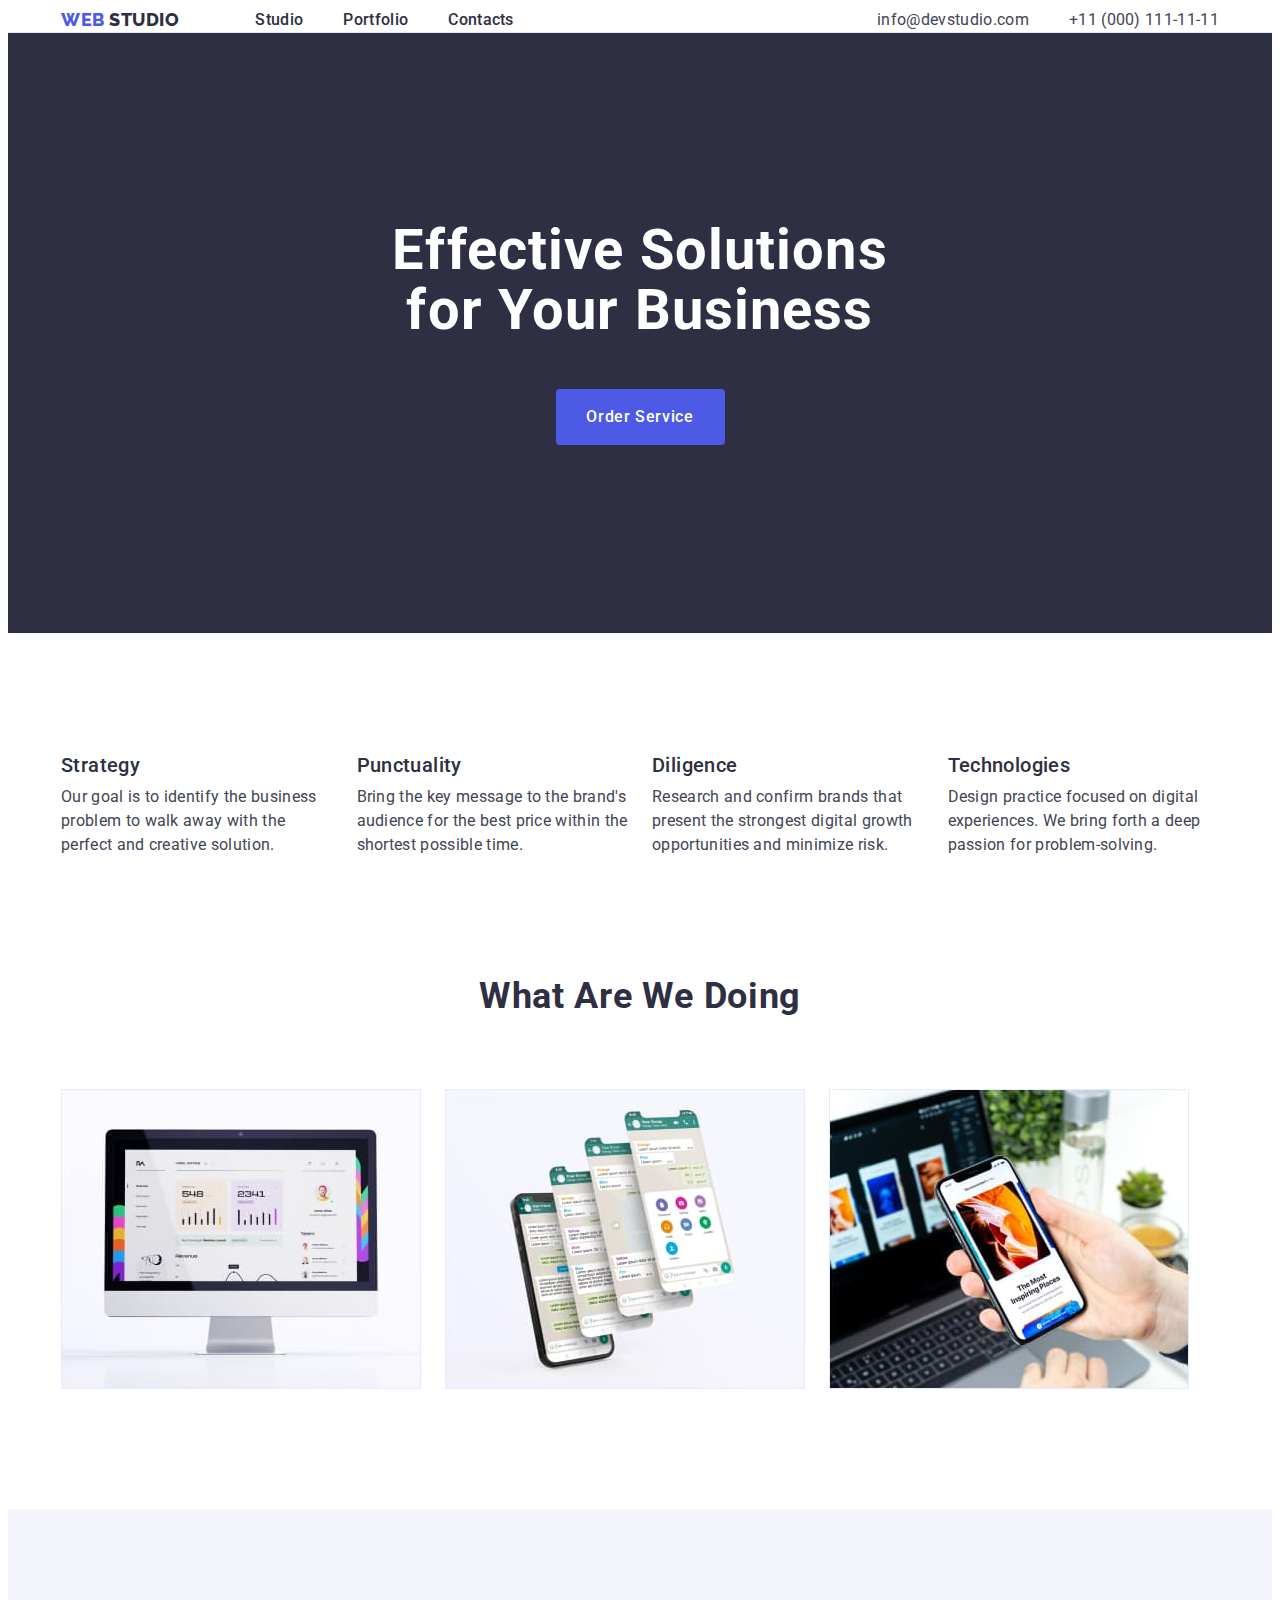
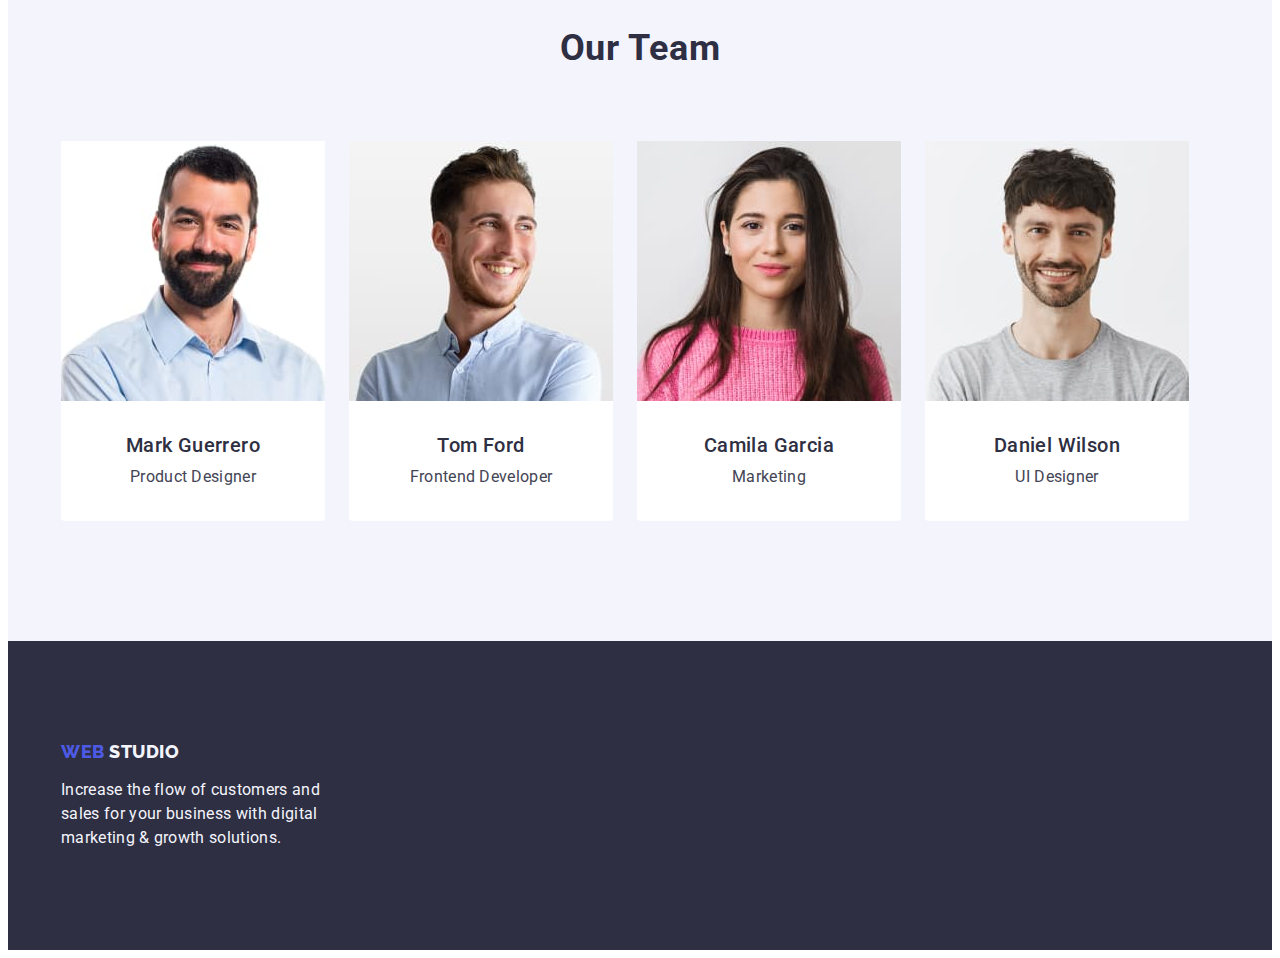
<file: index.html>
<!DOCTYPE html>
<html lang="en">
  <head>
    <meta charset="UTF-8" />
    <meta name="viewport" content="width=device-width, initial-scale=1.0" />
    <link
      rel="stylesheet"
      href="https://cdnjs.cloudflare.com/ajax/libs/modern-normalize/2.0.0/modern-normalize.min.css"
      integrity="sha512-4xo8blKMVCiXpTaLzQSLSw3KFOVPWhm/TRtuPVc4WG6kUgjH6J03IBuG7JZPkcWMxJ5huwaBpOpnwYElP/m6wg=="
      crossorigin="anonymous"
      referrerpolicy="no-referrer"
    />
    <link rel="preconnect" href="https://fonts.googleapis.com" />
    <link rel="preconnect" href="https://fonts.gstatic.com" crossorigin />
    <link
      href="https://fonts.googleapis.com/css2?family=Raleway:wght@800&family=Roboto:wght@400;500;700;900&display=swap"
      rel="stylesheet"
    />

    <title>Studio</title>
    <link rel="stylesheet" href="css/styles.css" />
  </head>

  <body class="body">
    <!-- -------------------------------------header=================== -->
    <header class="header">
      <div class="div-header-menu container">
        <nav class="header-menu">
          <a class="header-logo link" href="./index.html">
            Web <span class="header-studio">Studio</span>
          </a>

          <ul class="header-list list">
            <li class="header-list-menu link">
              <a class="header-menu-item link" href="./index.html">Studio</a>
            </li>
            <li class="header-list-menu link">
              <a class="header-menu-item link" href="./portfolio.html"
                >Portfolio</a
              >
            </li>
            <li class="header-list-menu link">
              <a class="header-menu-item link" href="">Contacts</a>
            </li>
          </ul>
        </nav>
        <address class="header-address">
          <ul class="address list">
            <li class="address-contacts link">
              <a
                class="address-contacts-mail link"
                href="mailto:info@devstudio.com"
                >info@devstudio.com</a
              >
            </li>
            <li class="address-contacts link">
              <a class="address-contacts-mail link" href="tel:+110001111111"
                >+11 (000) 111-11-11</a
              >
            </li>
          </ul>
        </address>
      </div>
    </header>
    <!-- main ---------------------------------------------------------->
    <main class="main-contaner">
      <section class="business">
        <div class="business-contant container">
          <h1 class="business-logo">Effective Solutions for Your Business</h1>
          <button type="button" class="business-button">Order Service</button>
        </div>
      </section>

      <!-- strategy -->
      <section class="strategy">
        <div class="strategy-item container">
          <h2 class="strategy-header visually-hidden">1111111f</h2>
          <ul class="strategy-list list">
            <li class="strategy-page">
              <h3 class="strategy-page-item">Strategy</h3>
              <p class="strategy-page-description">
                Our goal is to identify the business problem to walk away with
                the perfect and creative solution.
              </p>
            </li>
            <li class="strategy-page">
              <h3 class="strategy-page-item">Punctuality</h3>
              <p class="strategy-page-description">
                Bring the key message to the brand's audience for the best price
                within the shortest possible time.
              </p>
            </li>
            <li class="strategy-page">
              <h3 class="strategy-page-item">Diligence</h3>
              <p class="strategy-page-description">
                Research and confirm brands that present the strongest digital
                growth opportunities and minimize risk.
              </p>
            </li>
            <li class="strategy-page">
              <h3 class="strategy-page-item">Technologies</h3>
              <p class="strategy-page-description">
                Design practice focused on digital experiences. We bring forth a
                deep passion for problem-solving.
              </p>
            </li>
          </ul>
        </div>
      </section>

      <!-- doing ------------------------------------------------------------------>
      <section class="doing">
        <div class="what-are-we-doing container">
          <h2 class="doing-possibilities">What are we doing</h2>
          <ul class="doing-list list">
            <li class="doing-images">
              <img src="./images/img1.jpg" width="360" alt="computer" />
            </li>
            <li class="doing-images">
              <img src="./images/img2.jpg" width="360" alt="tel" />
            </li>
            <li class="doing-images">
              <img src="./images/img3.jpg" width="360" alt="hand" />
            </li>
          </ul>
        </div>
      </section>

      <!-- team -------------------------------------------------------->
      <section class="team">
        <div class="our-team container">
          <h2 class="team-team">Our Team</h2>
          <ul class="team-list list">
            <li class="team-images">
              <img src="./images/img4.jpg" width="264" alt="Mark" />
              <div class="box-team-description">
                <h3 class="team-family">Mark Guerrero</h3>
                <p class="team-description">Product Designer</p>
              </div>
            </li>
            <li class="team-images">
              <img src="./images/img5.jpg" width="264" alt="Tom" />
              <div class="box-team-description">
                <h3 class="team-family">Tom Ford</h3>
                <p class="team-description">Frontend Developer</p>
              </div>
            </li>
            <li class="team-images">
              <img src="./images/img6.jpg" width="264" alt="Camila" />
              <div class="box-team-description">
                <h3 class="team-family">Camila Garcia</h3>
                <p class="team-description">Marketing</p>
              </div>
            </li>
            <li class="team-images">
              <img src="./images/img7.jpg" width="264" alt="Daniel" />
              <div class="box-team-description">
                <h3 class="team-family">Daniel Wilson</h3>
                <p class="team-description">UI Designer</p>
              </div>
            </li>
          </ul>
        </div>
      </section>
    </main>
    <!-- --------------------------------------footer---------------------------------- -->
    <footer class="footer">
      <div class="footer-box container">
        <a class="footer-logo link" href="./index.html">
          Web <span class="footer-studio">Studio</span></a
        >
        <p class="footer-text">
          Increase the flow of customers and sales for your business with
          digital marketing & growth solutions.
        </p>
      </div>
    </footer>
  </body>
</html>
</file>
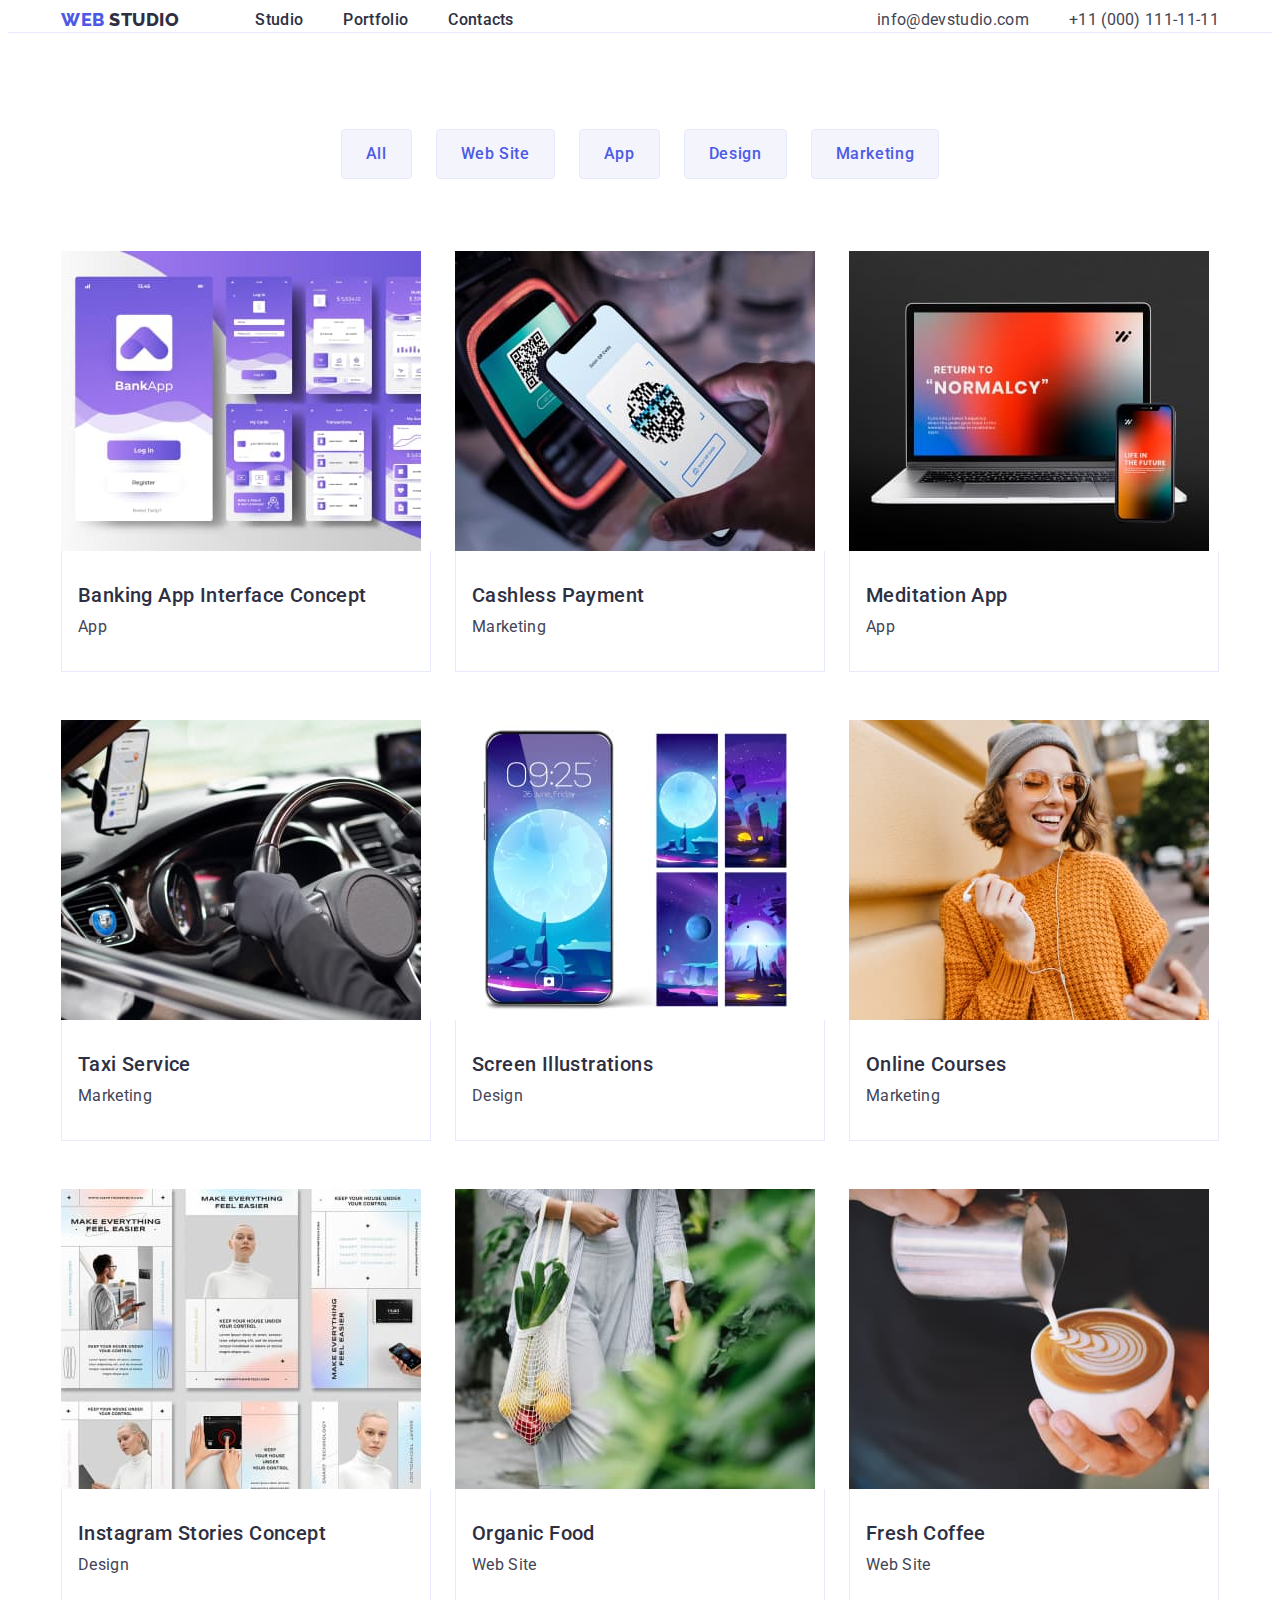
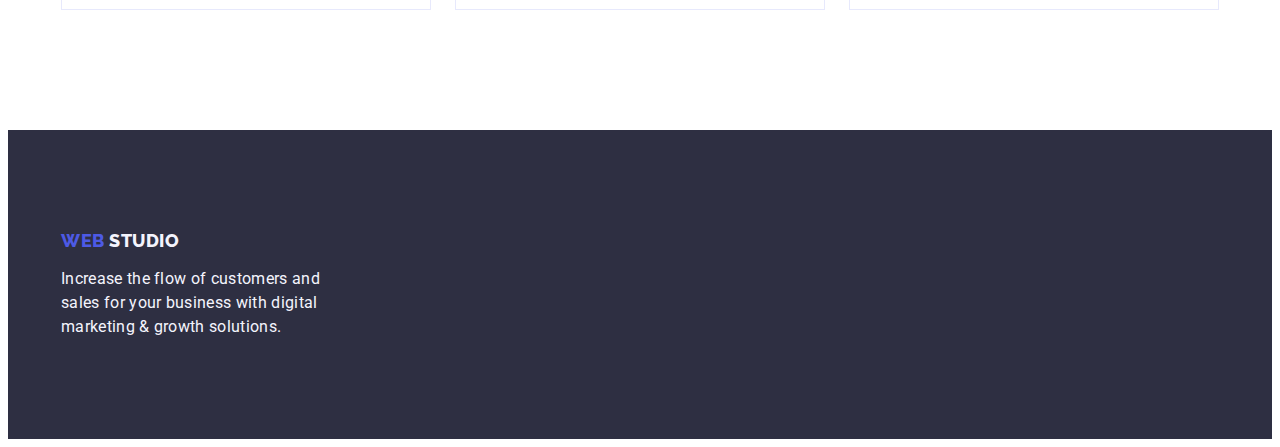
<file: portfolio.html>
<!DOCTYPE html>
<html lang="en">
  <head>
    <meta charset="UTF-8" />
    <meta name="viewport" content="width=device-width, initial-scale=1.0" />
    <link
      rel="stylesheet"
      href="https://cdnjs.cloudflare.com/ajax/libs/modern-normalize/2.0.0/modern-normalize.min.css"
      integrity="sha512-4xo8blKMVCiXpTaLzQSLSw3KFOVPWhm/TRtuPVc4WG6kUgjH6J03IBuG7JZPkcWMxJ5huwaBpOpnwYElP/m6wg=="
      crossorigin="anonymous"
      referrerpolicy="no-referrer"
    />
    <link rel="preconnect" href="https://fonts.googleapis.com" />
    <link rel="preconnect" href="https://fonts.gstatic.com" crossorigin />
    <link
      href="https://fonts.googleapis.com/css2?family=Raleway:wght@800&family=Roboto:wght@400;500;700;900&display=swap"
      rel="stylesheet"
    />
    <title>Portfolio</title>
    <link rel="stylesheet" href="./css/styles.css" />
  </head>
  <body class="body">
    <!-- =====================header================================= -->
    <header class="header">
      <div class="div-header-menu container">
        <nav class="header-menu">
          <a class="header-logo link" href="./index.html">
            Web <span class="header-studio">Studio</span>
          </a>

          <ul class="header-list list">
            <li class="header-list-menu">
              <a class="header-menu-item link" href="./index.html">Studio</a>
            </li>
            <li class="header-list-menu">
              <a class="header-menu-item link" href="./portfolio.html"
                >Portfolio</a
              >
            </li>
            <li class="header-list-menu">
              <a class="header-menu-item link" href="">Contacts</a>
            </li>
          </ul>
        </nav>
        <address class="header-address">
          <ul class="address list">
            <li class="address-contacts">
              <a
                class="address-contacts-mail link"
                href="mailto:info@devstudio.com"
                >info@devstudio.com</a
              >
            </li>
            <li class="address-contacts">
              <a class="address-contacts-mail link" href="tel:+110001111111"
                >+11 (000) 111-11-11</a
              >
            </li>
          </ul>
        </address>
      </div>
    </header>

    <main class="main">
      <section class="buttons">
        <div class="button-box container">
          <h1 class="strategy-header visually-hidden">Mu mu</h1>
          <ul class="button-list list">
            <li class="button-link">
              <button class="button-description" type="button">All</button>
            </li>
            <li class="button-link">
              <button class="button-description" type="button">Web Site</button>
            </li>

            <li class="button-link">
              <button class="button-description" type="button">App</button>
            </li>

            <li class="button-link">
              <button class="button-description" type="button">Design</button>
            </li>

            <li class="button-link">
              <button class="button-description" type="button">
                Marketing
              </button>
            </li>
          </ul>

          <ul class="concept-list list">
            <li class="concept-images link">
              <a class="images-logo link" href="">
                <img
                  class="img"
                  src="./images/Banking-App.jpg"
                  width="360"
                  height="300"
                  alt="Banking-App"
                />
                <div class="strategy-box">
                  <h2 class="strategy-page-item">
                    Banking App Interface Concept
                  </h2>
                  <p class="strategy-page-description">App</p>
                </div>
              </a>
            </li>

            <li class="concept-images link">
              <a class="images-logo link" href="">
                <img
                  class="images-logo link"
                  src="./images/Cashless-Payment.jpg"
                  width="360"
                  height="300"
                  alt="Cashless-Payment"
                />
                <div class="strategy-box">
                  <h2 class="strategy-page-item">Cashless Payment</h2>
                  <p class="strategy-page-description">Marketing</p>
                </div>
              </a>
            </li>

            <li class="concept-images link">
              <a class="images-logo link" href=""
                ><img
                  class="images-logo link"
                  src="./images/Meditation-App.jpg"
                  width="360"
                  height="300"
                  alt="Meditation-App"
                />
                <div class="strategy-box">
                  <h2 class="strategy-page-item">Meditation App</h2>
                  <p class="strategy-page-description">App</p>
                </div>
              </a>
            </li>

            <li class="concept-images link">
              <a class="images-logo link" href=""
                ><img
                  class="images-logo link"
                  src="./images/Taxi-Service.jpg"
                  width="360"
                  height="300"
                  alt="Taxi-Service"
                />
                <div class="strategy-box">
                  <h2 class="strategy-page-item">Taxi Service</h2>
                  <p class="strategy-page-description">Marketing</p>
                </div>
              </a>
            </li>

            <li class="concept-images link">
              <a class="images-logo link" href=""
                ><img
                  class="images-logo link"
                  src="./images/Screen-illustration.jpg"
                  width="360"
                  height="300"
                  alt="Screen-illustration"
                />
                <div class="strategy-box">
                  <h2 class="strategy-page-item">Screen Illustrations</h2>
                  <p class="strategy-page-description">Design</p>
                </div>
              </a>
            </li>

            <li class="concept-images link">
              <a class="images-logo link" href=""
                ><img
                  class="images-logo link"
                  src="./images/Online-Courses.jpg"
                  width="360"
                  height="300"
                  alt="Online-Courses"
                />

                <div class="strategy-box">
                  <h2 class="strategy-page-item">Online Courses</h2>
                  <p class="strategy-page-description">Marketing</p>
                </div>
              </a>
            </li>

            <li class="concept-images link">
              <a class="images-logo link" href=""
                ><img
                  class="images-logo link"
                  src="./images/Instagram-stories.jpg"
                  width="360"
                  height="300"
                  alt="Instagram-stories"
                />

                <div class="strategy-box">
                  <h2 class="strategy-page-item">Instagram Stories Concept</h2>
                  <p class="strategy-page-description">Design</p>
                </div>
              </a>
            </li>

            <li class="concept-images link">
              <a class="images-logo link" href=""
                ><img
                  class="images-logo link"
                  src="./images/Organic-Food.jpg"
                  width="360"
                  height="300"
                  alt="Organic-Food"
                />

                <div class="strategy-box">
                  <h2 class="strategy-page-item">Organic Food</h2>
                  <p class="strategy-page-description">Web Site</p>
                </div>
              </a>
            </li>

            <li class="concept-images link">
              <a class="images-logo link" href=""
                ><img
                  class="images-logo link"
                  src="./images/Fresh-Coffe.jpg"
                  width="360"
                  height="300"
                  alt="Fresh-Coffe"
                />
                <div class="strategy-box">
                  <h2 class="strategy-page-item">Fresh Coffee</h2>
                  <p class="strategy-page-description">Web Site</p>
                </div>
              </a>
            </li>
          </ul>
        </div>
      </section>
    </main>
    <!----------------------------------------------footer---------------------------->
    <footer class="footer">
      <div class="footer-box container">
        <a class="footer-logo link" href="./index.html">
          Web <span class="footer-studio">Studio</span></a
        >
        <p class="footer-text">
          Increase the flow of customers and sales for your business with
          digital marketing & growth solutions.
        </p>
      </div>
    </footer>
  </body>
</html>
</file>
<file: css/styles.css>
:root {
  --primary-font: "Roboto", sans-serif;
  --secondary-font: "Raleway", sans-serif;
  --primary-black-color: #2e2f42;
  --secondary-black-color: #434455;
  --basic-white-color: #ffffff;
  --secondary-white-color: #f4f4fd;
  --basic-color-logo: #4d5ae5;
  --hover-color: #404bbf;
  --border-button-color:#e7e9fc;
}

ul, ol {
display: none;
margin: 0;
padding: 0;

}
img {
  display: block;
  max-width: 100%;
}
h1,h2,h3,h4,h5,h6,p{
  margin: 0;
}
/* ----------------------------------------------body----------------------- */

.body {
  font-family: var(--primary-font);
  color: var(--secondary-black-color);
  background-color: var(--basic-white-color);
}

.header {
  border-bottom: 1px solid #e7e9fc;
  margin: 0 auto;
  /* padding: 0 ; */

 }
.div-header-menu{
  display: flex;
}
.container{
width: 1158px;
margin: 0 auto;
padding: 0 15px;
}

.header-menu {
  display: flex;
  align-items: center;
  /* margin-right: 332px; */
}

.link {
  text-decoration: none;
}

.list {
  list-style: none;
}

.header-logo {
  color: var(--basic-color-logo);
  font-size: 18px;
  font-family: var(--secondary-font);
  font-weight: 800;
  line-height: 1.17;
  letter-spacing: 0.54px;
  text-transform: uppercase;
  margin-right: 76px
}
.header-studio {
  color: var(--primary-black-color);
  font-size: 18px;
  font-family: var(--secondary-font);
  font-weight: 800;
  line-height: 1.17;
  letter-spacing: 0.54px;
  text-transform: uppercase;
}

.header-list {
display: flex;
gap: 40px
}

/* .header-list-menu {
  
} */

.header-menu-item {
  color: var(--primary-black-color);
  font-size: 16px;
  font-weight: 500;
  line-height: 1.5;
  letter-spacing: 0.02em;
  padding: 24px 0
}
.header-menu-item:hover,
.header-menu-item:focus {
  color: var(--hover-color);
  font-size: 16px;
  font-weight: 500;
  line-height: 1.5;
  letter-spacing: 0.02em;
}

.header-address {
  font-style: normal;
margin-left: auto;
}
  

.address {
  display: flex;
  gap: 40px;
}

.address-contacts {
  color: var(--secondary-black-color);
  font-size: 16px;
  font-family: Roboto;
  line-height: 24px;
  letter-spacing: 0.02em;
}

.address-contacts-mail,
.address-contacts-tel {
  color: var(--secondary-black-color);
  font-size: 16px;
  font-family: Roboto;
  line-height: 24px;
  letter-spacing: 0.02em;
  font-style: normal;
}
.address-contacts-mail:hover,
.address-contacts-mail:focus,
.address-contacts-tel:hover,
.address-contacts-tel:focus {
  color: var(--hover-color);
}
/* .address-contacts-tel {
  
  } */

/* ----------------------------main----------------------------------- */

/* .main-contaner {
} */

.business {
  background: var(--primary-black-color);
  padding: 188px 0
}
.business-contant{

}

.business-logo {
  color: var(--basic-white-color);
  text-align: center;
  font-size: 56px;
  font-weight: 700;
  line-height: 1.07;
  letter-spacing: 0.02em;
  max-width: 496px;
  margin: 0 auto;
 
}

.business-button {
  font-family: var(--primary-font);
  color: var(--basic-white-color);
  font-size: 16px;
  font-weight: 500;
  line-height: 1.5;
  letter-spacing: 0.04em;
  background: var(--basic-color-logo);
  cursor: pointer;
  display: block;
  min-width: 169px;
  height: 56px;
  border: none;
  border-radius: 4px;
  margin: 0 auto;
  margin-top: 48px;
}
.business-button:hover,
.business-button:focus {
  background: var(--hover-color);
  font-family: var(--primary-font);
  color: var(--basic-white-color);
  font-size: 16px;
  font-weight: 500;
  line-height: 1.5;
  letter-spacing: 0.04em;
  cursor: pointer;
}

/* -----------------------------strategy-------------------------------------------------------- */

.strategy {
  padding: 120px 0
}
.strategy-item{

/* }
.strategy-header{ */
  
}
 .visually-hidden{
position: absolute;
  width: 1px;
  height: 1px;
  margin: -1px;
  border: 0;
  padding: 0;

  white-space: nowrap;
  clip-path: inset(100%);
  clip: rect(0 0 0 0);
  overflow: hidden;
 }

.strategy-list {
  display: flex;
  gap: 24px;
  
  
}

.strategy-page {
width: calc((100% - 72px) / 4);
}

.strategy-page-item {
  color: var(--primary-black-color);
  font-size: 20px;
  font-weight: 500;
  line-height: 1.2;
  letter-spacing: 0.02em;
  margin-bottom: 8px;
}

.strategy-page-description {
  color: var(--secondary-black-color);
  font-size: 16px;
  line-height: 1.5;
  letter-spacing: 0.02em;
}

/* ------------------------------------------what are we doing ------------------------------------ */
/* .img{
  display: block */

.doing {
  padding-bottom: 120px;
}
.what-are-we-doing{

}

.doing-possibilities {
  color: var(--primary-black-color);
  text-align: center;
  font-size: 36px;

  font-weight: 700;
  line-height: 1.11;
  letter-spacing: 0.02em;
  text-transform: capitalize;
  margin-bottom: 72px;
}

.doing-list {
  display: flex;
  gap: 24px;
  /* width: calc((100% - 48px) / 3); */
}


.doing-images {
  flex-basis: calc((100% - 3 * 16px) / 3));
}

/* --------------------------------------our team ----------------------------------------- */

.team {
  background-color: var(--secondary-white-color);
  padding: 120px 0
}

.team-team {
  color: var(--primary-black-color);
  text-align: center;
  font-size: 36px;
  font-weight: 700;
  line-height: 1.11;
  letter-spacing: 0.02em;
  text-transform: capitalize;
  margin-bottom: 72px;
}
.team-list{
display: flex;
gap: 24px;
/* width: calc((100% - 72px) / 4); */
}
 


.team-images {
  background-color: var(--basic-white-color);
  flex-basis: calc((100% - 72px) / 4));
  border-radius: 0px 0px 4px 4px;
}
.box-team-description{
  padding: 32px 16px
}

.team-family {
  color: var(--primary-black-color);
  text-align: center;
  font-size: 20px;
  font-weight: 500;
  line-height: 1.2;
  letter-spacing: 0.02em;
  text-align: center;
  margin-bottom: 8px;
}


.team-description {
  color: var(--secondary-black-color);
  text-align: center;
  font-size: 16px;
  line-height: 1.5;
  letter-spacing: 0.02em;
  text-align: center;
  
}

/* ------------------------------------------footer-------------------------------- */

.footer {
  background: var(--primary-black-color);
  padding: 100px 0;
}

.footer-logo {
  color: var(--basic-color-logo);
  font-size: 18px;
  font-family: var(--secondary-font);
  font-weight: 800;
  line-height: 1.17;
  letter-spacing: 0.03em;
  text-transform: uppercase;
  display: inline-block;
  margin-bottom: 16px;
}
.footer-studio {
  color: var(--secondary-white-color);
  font-size: 18px;
  font-family: var(--secondary-font);
  font-weight: 800;
  line-height: 1.17;
  letter-spacing: 0.03em;
  text-transform: uppercase;
}

.footer-text {
  color: var(--secondary-white-color);
  font-size: 16px;
  line-height: 1.5;
  letter-spacing: 0.02em;
  max-width: 264px;
}

/* ---------------------------------PORTFOLIO----------------------------------------- */

/* ---------------------------------------main-------------------------------------- */

/* .main {
} */

.buttons {
  padding-top: 96px;
    padding-bottom: 120px;
}

.button-list {
  display: flex;
  justify-content: center;
  gap: 24px;
  margin-bottom: 72px
}

/* .button-link {
} */

.button-description {
  background: var(--secondary-white-color);
  color: var(--basic-color-logo);
  text-align: center;
  font-size: 16px;
  font-weight: 500;
  line-height: 1.5;
  letter-spacing: 0.04em;
  font-family: var(--primary-font);
  cursor: pointer;
  padding: 12px 24px;
  border: 1px solid var(--border-button-color);
  border-radius: 4px;
}
.button-description:hover,
.button-description:focus {
  color: var(--basic-white-color);
  background-color: var(--hover-color);
  border: 1px solid transparent;
}

/* .text {
} */

/* ---------------------------------------concept------------------------------------- */

/* .concept {
} */

.concept-list {
  display: flex;
  flex-wrap: wrap;
  column-gap: 24px;
  row-gap: 48px;
  /* width: calc((100% - 48px) / 3); */
  
}
.concept-list-box{
 

}

.concept-images {
width: calc((100% - 48px) / 3);
}

.images-logo {
  /* width: calc((100% - 48px) / 3); */
  gap: 24px;
  
}
.strategy-box{
  padding: 32px 16px;
  border: 1px solid var(--border-button-color);
  border-top: none;
  
}
.strategy-page-item{
margin-bottom: 8px;
}
.strategy-page-description{

}
.images-logo-name {
  color: var(--primary-black-color);
  font-size: 20px;
  font-weight: 500;
  line-height: 1.2;
  letter-spacing: 0.02em;
}

.images-logo-description {
  color: var(--secondary-black-color);
  font-size: 16px;
  line-height: 1.5;
  letter-spacing: 0.02em;
}
</file>
